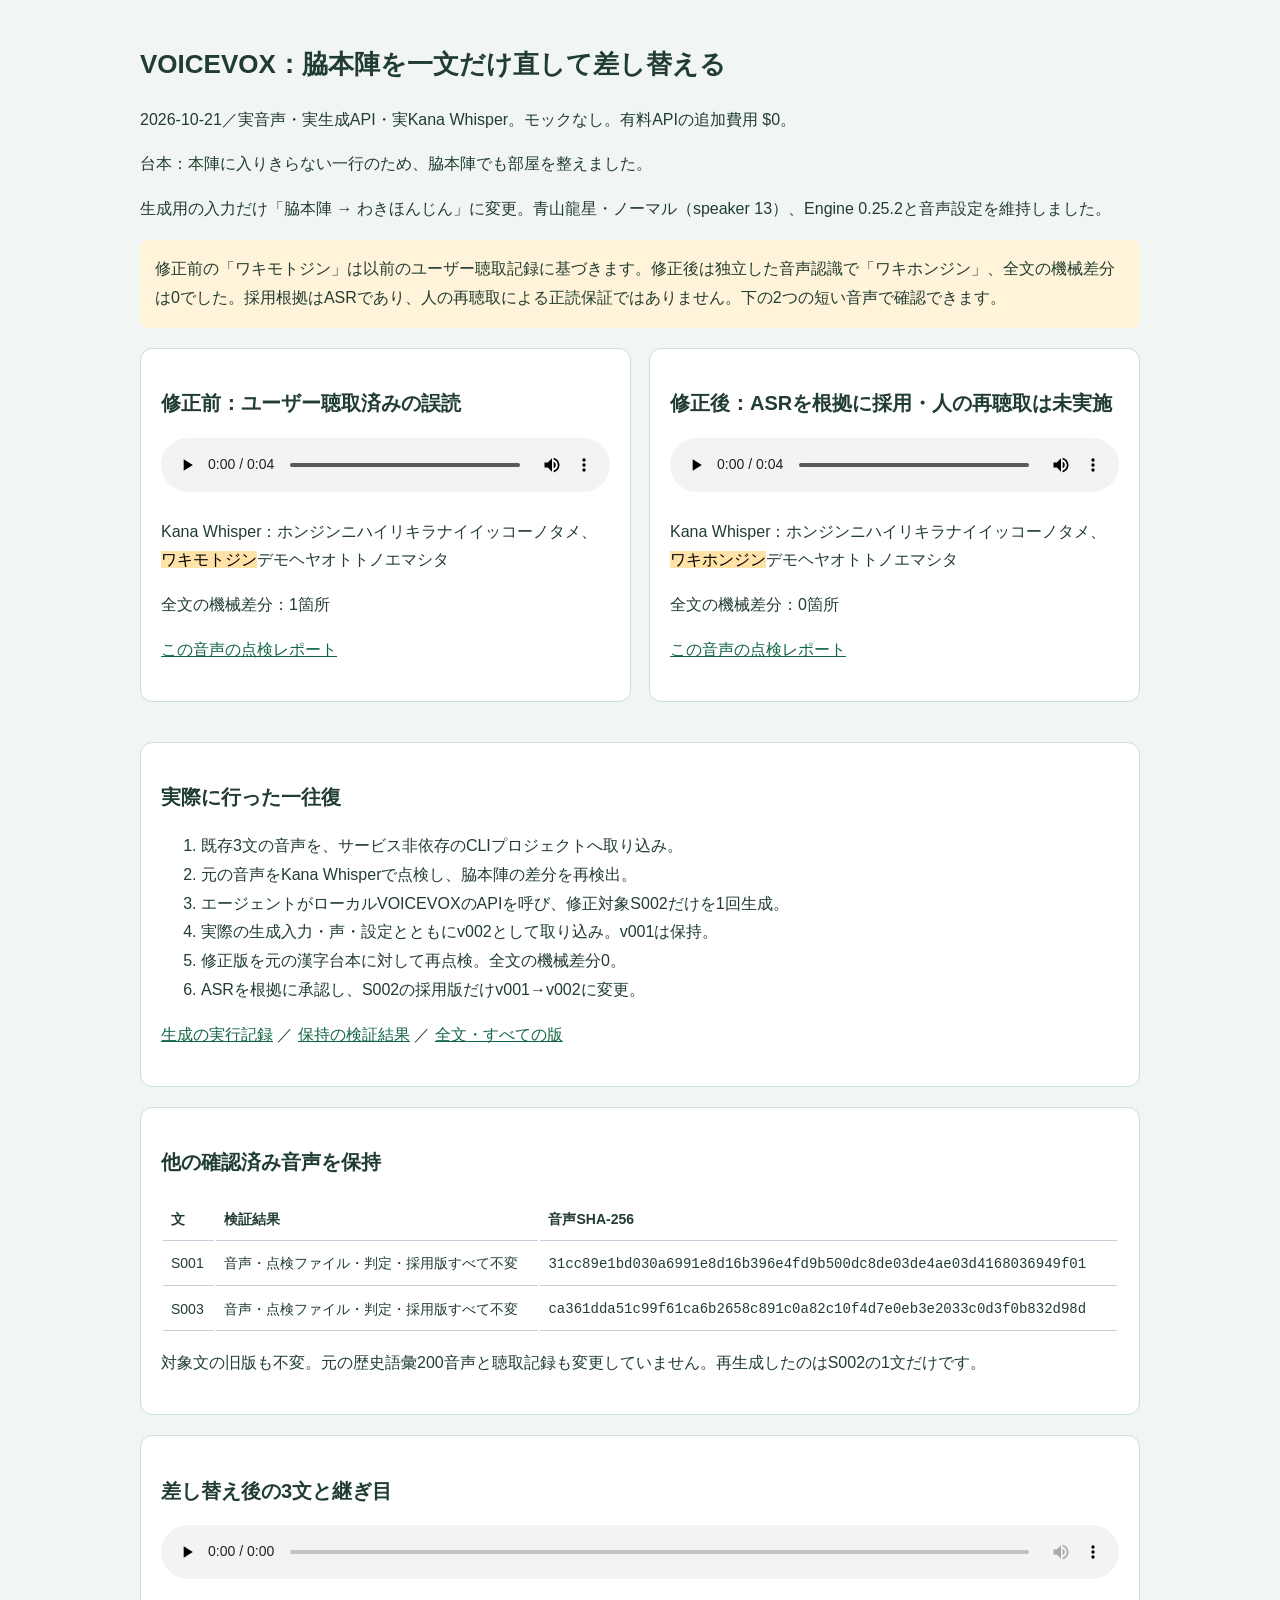
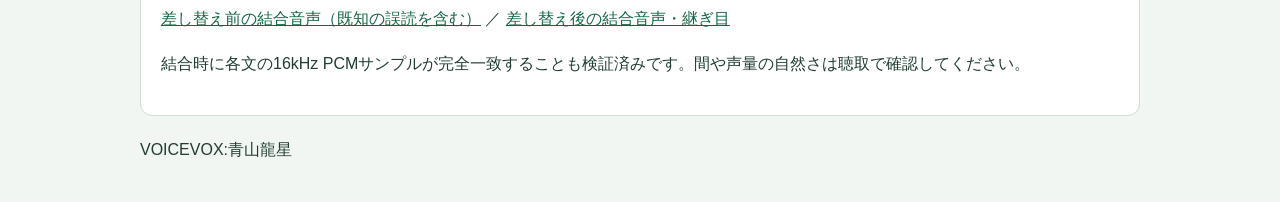
<file: examples/voicevox-sentence-repair/index.html>
<!doctype html><html lang="ja"><meta charset="utf-8"><meta name="viewport" content="width=device-width, initial-scale=1"><title>VOICEVOX：脇本陣の一文修正</title><style>body{font-family:-apple-system,sans-serif;background:#f2f6f3;color:#213d31;line-height:1.8;margin:0}main{max-width:1000px;margin:auto;padding:24px}section{background:white;border:1px solid #ceddd5;border-radius:12px;padding:20px;margin:20px 0}audio{width:100%}mark{background:#ffe2a8}code{overflow-wrap:anywhere}td,th{border-bottom:1px solid #ccd;padding:8px;text-align:left}table{width:100%;font-size:14px}.note{background:#fff3d9;padding:15px;border-radius:8px}.grid{display:grid;grid-template-columns:repeat(auto-fit,minmax(280px,1fr));gap:18px}h1{font-size:26px}h2{font-size:20px}a{color:#146744}</style><main><h1>VOICEVOX：脇本陣を一文だけ直して差し替える</h1><p>2026-10-21／実音声・実生成API・実Kana Whisper。モックなし。有料APIの追加費用 $0。</p><p>台本：本陣に入りきらない一行のため、脇本陣でも部屋を整えました。</p><p>生成用の入力だけ「脇本陣 → わきほんじん」に変更。青山龍星・ノーマル（speaker 13）、Engine 0.25.2と音声設定を維持しました。</p><div class="note">修正前の「ワキモトジン」は以前のユーザー聴取記録に基づきます。修正後は独立した音声認識で「ワキホンジン」、全文の機械差分は0でした。採用根拠はASRであり、人の再聴取による正読保証ではありません。下の2つの短い音声で確認できます。</div><div class="grid"><section><h2>修正前：ユーザー聴取済みの誤読</h2><audio controls preload="metadata" src="project/sentences/S002/v001/audio.wav"></audio><p>Kana Whisper：ホンジンニハイリキラナイイッコーノタメ、<mark>ワキモトジン</mark>デモヘヤオトトノエマシタ</p><p>全文の機械差分：1箇所</p><p><a href="project/sentences/S002/v001/audit/report.html">この音声の点検レポート</a></p></section><section><h2>修正後：ASRを根拠に採用・人の再聴取は未実施</h2><audio controls preload="metadata" src="project/sentences/S002/v002/audio.wav"></audio><p>Kana Whisper：ホンジンニハイリキラナイイッコーノタメ、<mark>ワキホンジン</mark>デモヘヤオトトノエマシタ</p><p>全文の機械差分：0箇所</p><p><a href="project/sentences/S002/v002/audit/report.html">この音声の点検レポート</a></p></section></div><section><h2>実際に行った一往復</h2><ol><li>既存3文の音声を、サービス非依存のCLIプロジェクトへ取り込み。</li><li>元の音声をKana Whisperで点検し、脇本陣の差分を再検出。</li><li>エージェントがローカルVOICEVOXのAPIを呼び、修正対象S002だけを1回生成。</li><li>実際の生成入力・声・設定とともにv002として取り込み。v001は保持。</li><li>修正版を元の漢字台本に対して再点検。全文の機械差分0。</li><li>ASRを根拠に承認し、S002の採用版だけv001→v002に変更。</li></ol><p><a href="generation.json">生成の実行記録</a> ／ <a href="verification.json">保持の検証結果</a> ／ <a href="project/index.html">全文・すべての版</a></p></section><section><h2>他の確認済み音声を保持</h2><table><thead><tr><th>文</th><th>検証結果</th><th>音声SHA-256</th></tr></thead><tbody><tr><td>S001</td><td>音声・点検ファイル・判定・採用版すべて不変</td><td><code>31cc89e1bd030a6991e8d16b396e4fd9b500dc8de03de4ae03d4168036949f01</code></td></tr><tr><td>S003</td><td>音声・点検ファイル・判定・採用版すべて不変</td><td><code>ca361dda51c99f61ca6b2658c891c0a82c10f4d7e0eb3e2033c0d3f0b832d98d</code></td></tr></tbody></table><p>対象文の旧版も不変。元の歴史語彙200音声と聴取記録も変更していません。再生成したのはS002の1文だけです。</p></section><section><h2>差し替え後の3文と継ぎ目</h2><audio controls preload="none" src="after-mix/narration.wav"></audio><p><a href="before-mix/index.html">差し替え前の結合音声（既知の誤読を含む）</a> ／ <a href="after-mix/index.html">差し替え後の結合音声・継ぎ目</a></p><p>結合時に各文の16kHz PCMサンプルが完全一致することも検証済みです。間や声量の自然さは聴取で確認してください。</p></section><p>VOICEVOX:青山龍星</p></main><script>const players=[...document.querySelectorAll('audio')];let current=players[0];players.forEach(p=>{p.addEventListener('play',()=>{current=p;players.forEach(q=>{if(q!==p)q.pause()})});p.addEventListener('pointerdown',()=>current=p)});document.addEventListener('keydown',e=>{if(e.code==='Space'&&!e.repeat&&!e.ctrlKey&&!e.metaKey&&!e.altKey&&!e.target.closest('input,textarea,select,[contenteditable=true]')){e.preventDefault();if(current){if(current.paused)current.play().catch(()=>{});else current.pause()}}});</script></html>
</file>
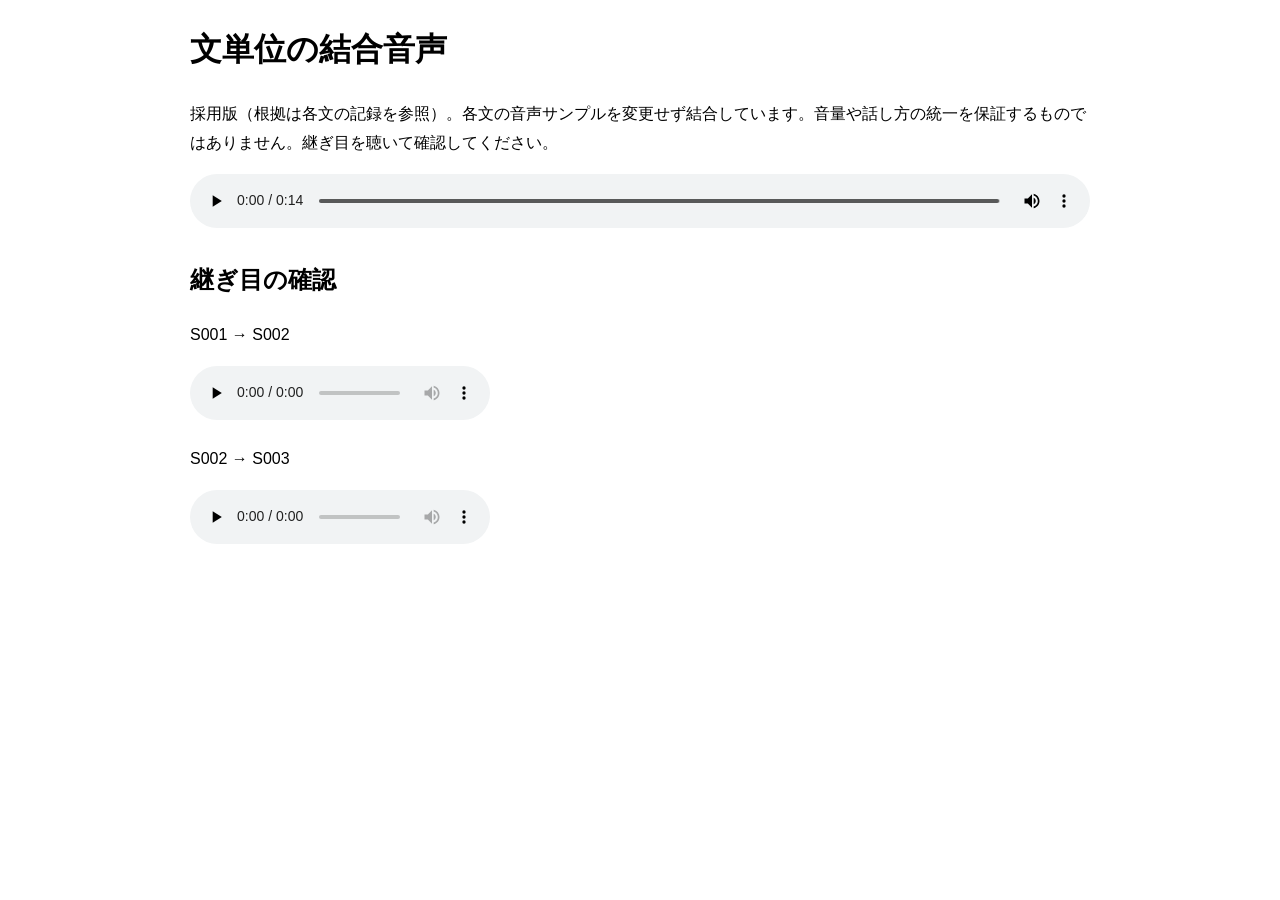
<file: examples/voicevox-sentence-repair/after-mix/index.html>
<!doctype html><html lang="ja"><meta charset="utf-8"><meta name="viewport" content="width=device-width,initial-scale=1"><title>文単位の結合音声</title><main style="max-width:900px;margin:auto;font-family:sans-serif;line-height:1.8"><h1>文単位の結合音声</h1><p>採用版（根拠は各文の記録を参照）。各文の音声サンプルを変更せず結合しています。音量や話し方の統一を保証するものではありません。継ぎ目を聴いて確認してください。</p><audio controls src="narration.wav" style="width:100%"></audio><h2>継ぎ目の確認</h2><p>S001 → S002</p><audio controls preload="none" src="join-S001-S002.wav"></audio><p>S002 → S003</p><audio controls preload="none" src="join-S002-S003.wav"></audio></main><script>const aa=[...document.querySelectorAll('audio')];let current=aa[0];aa.forEach(a=>{a.onplay=()=>{current=a;aa.forEach(b=>{if(a!==b)b.pause()})};a.onpointerdown=()=>current=a});document.addEventListener('keydown',e=>{if(e.code!=='Space'||e.repeat||e.ctrlKey||e.metaKey||e.altKey||e.target.closest('input,textarea,select,[contenteditable=true]'))return;e.preventDefault();if(current){if(current.paused)current.play().catch(()=>{});else current.pause()}});</script></html>
</file>
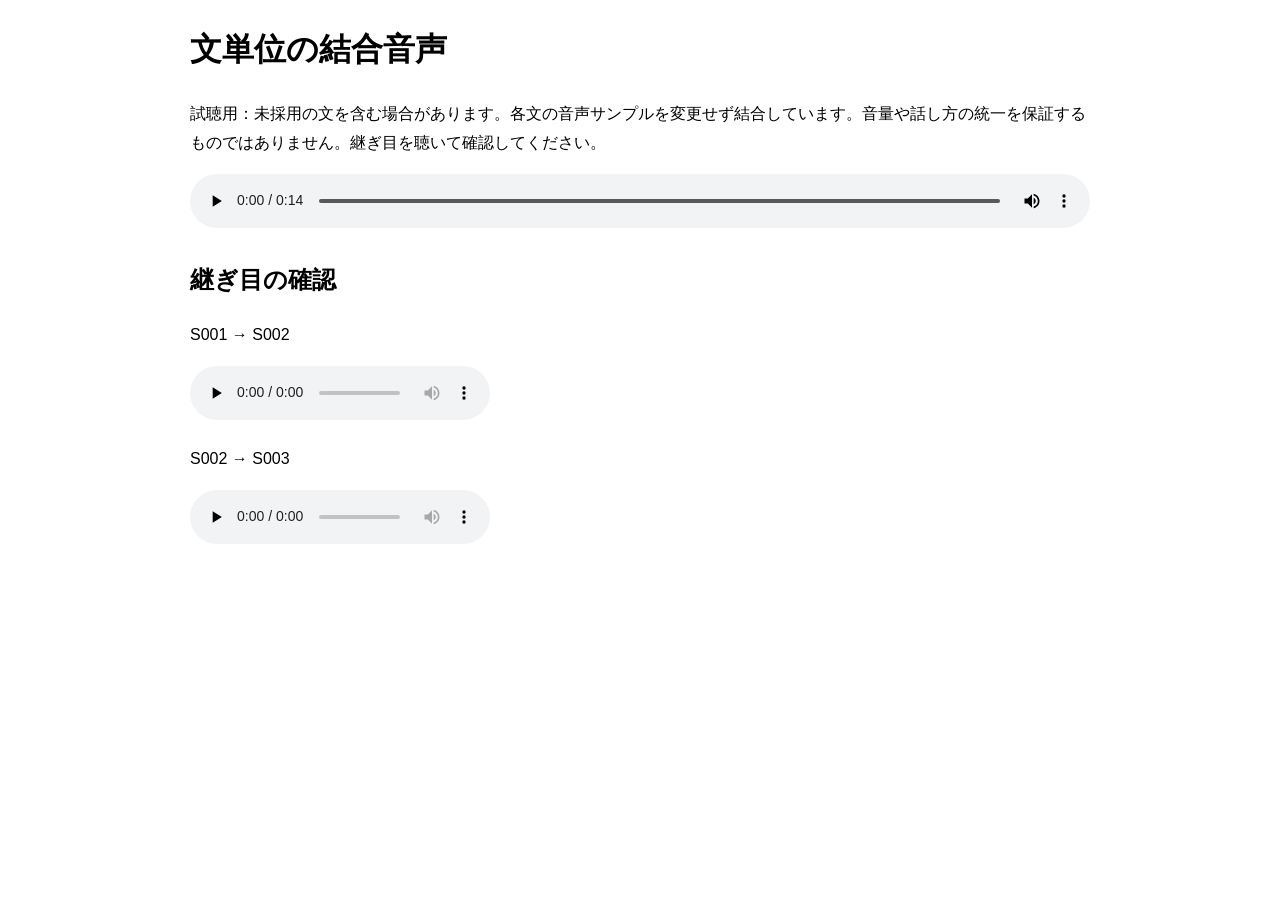
<file: examples/voicevox-sentence-repair/before-mix/index.html>
<!doctype html><html lang="ja"><meta charset="utf-8"><meta name="viewport" content="width=device-width,initial-scale=1"><title>文単位の結合音声</title><main style="max-width:900px;margin:auto;font-family:sans-serif;line-height:1.8"><h1>文単位の結合音声</h1><p>試聴用：未採用の文を含む場合があります。各文の音声サンプルを変更せず結合しています。音量や話し方の統一を保証するものではありません。継ぎ目を聴いて確認してください。</p><audio controls src="narration.wav" style="width:100%"></audio><h2>継ぎ目の確認</h2><p>S001 → S002</p><audio controls preload="none" src="join-S001-S002.wav"></audio><p>S002 → S003</p><audio controls preload="none" src="join-S002-S003.wav"></audio></main><script>const aa=[...document.querySelectorAll('audio')];let current=aa[0];aa.forEach(a=>{a.onplay=()=>{current=a;aa.forEach(b=>{if(a!==b)b.pause()})};a.onpointerdown=()=>current=a});document.addEventListener('keydown',e=>{if(e.code!=='Space'||e.repeat||e.ctrlKey||e.metaKey||e.altKey||e.target.closest('input,textarea,select,[contenteditable=true]'))return;e.preventDefault();if(current){if(current.paused)current.play().catch(()=>{});else current.pause()}});</script></html>
</file>
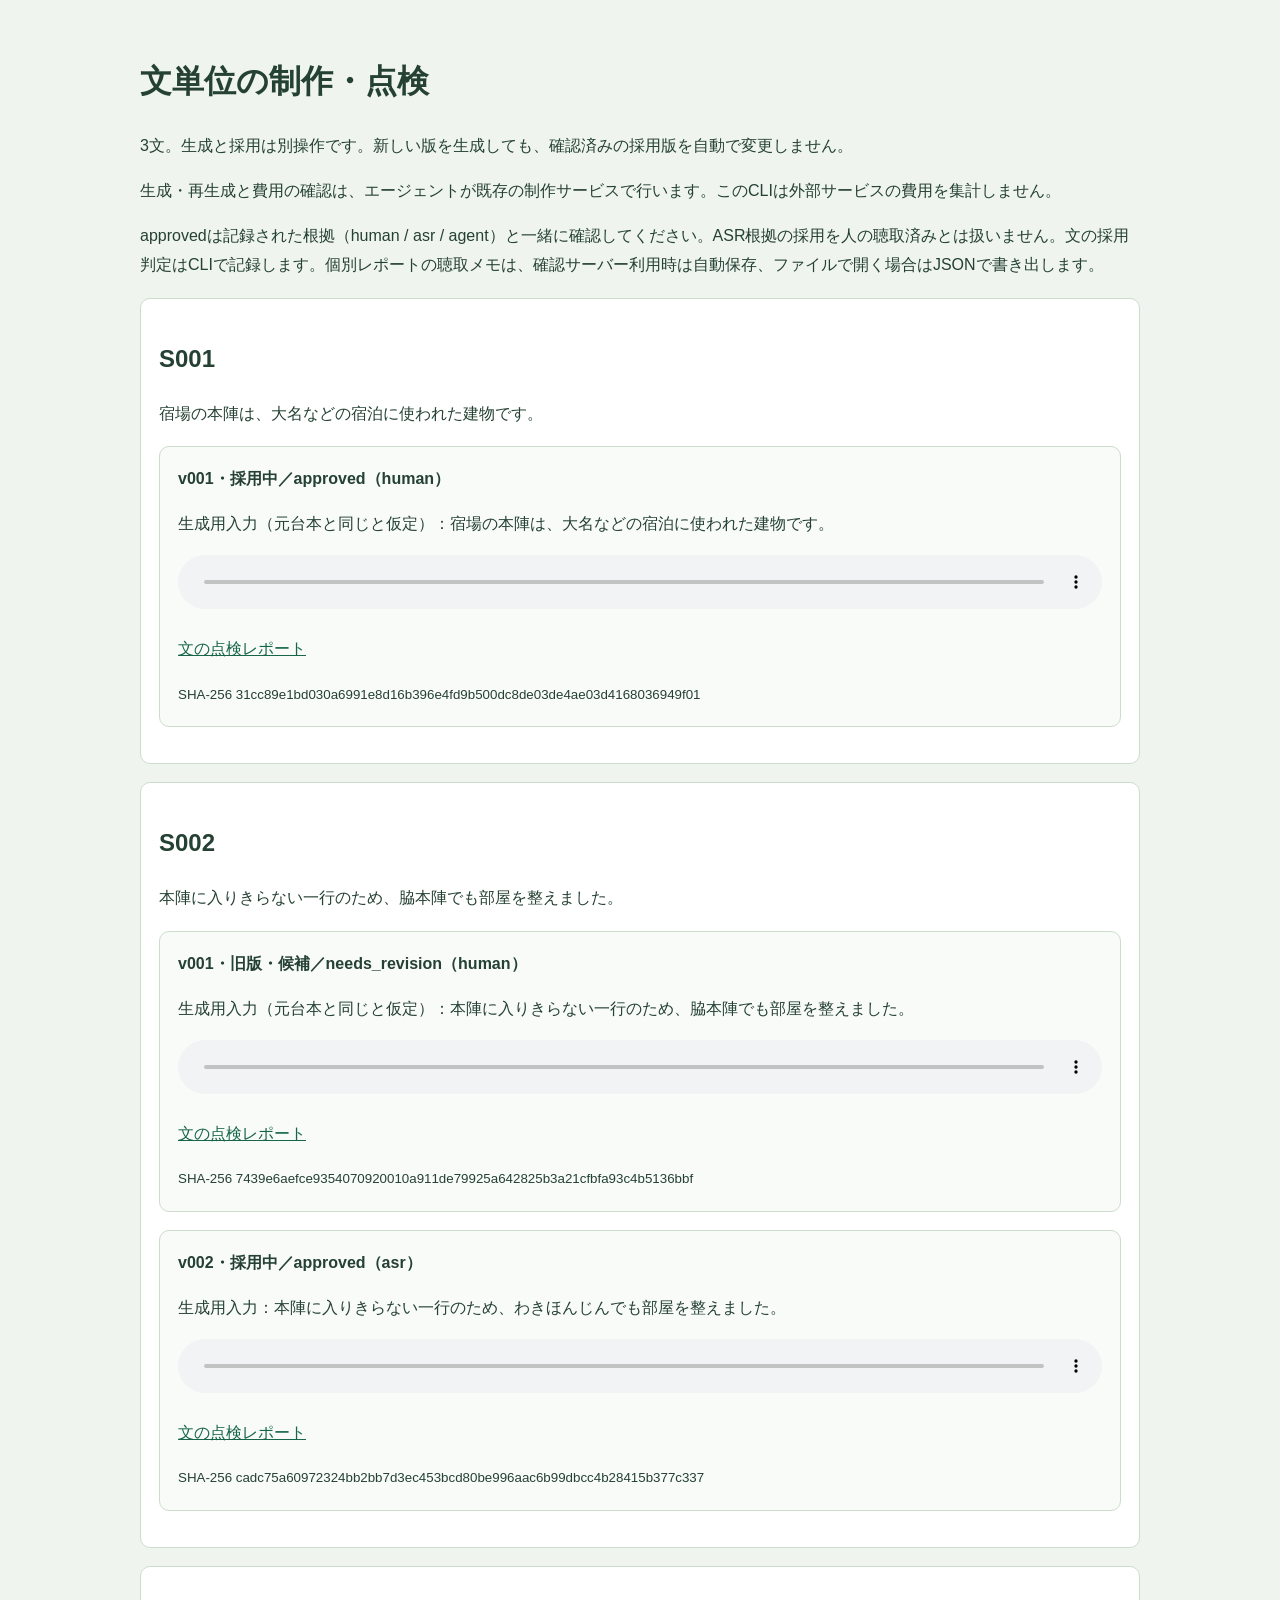
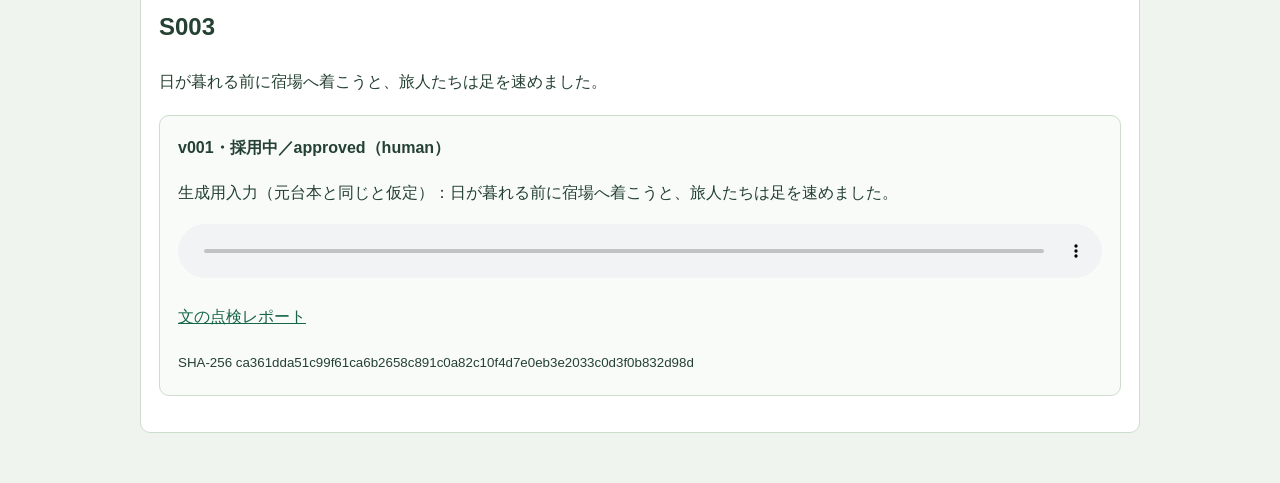
<file: examples/voicevox-sentence-repair/project/index.html>
<!doctype html><html lang="ja"><meta charset="utf-8"><meta name="viewport" content="width=device-width,initial-scale=1"><title>文単位の制作・点検</title><style>body{font-family:-apple-system,sans-serif;background:#eff4ef;color:#254133;line-height:1.8}main{max-width:1000px;margin:auto;padding:24px}section,.version{background:white;border:1px solid #ccddcc;border-radius:10px;padding:18px;margin:18px 0}.version{background:#f8fbf8}audio{width:100%}small{overflow-wrap:anywhere}a{color:#176647}</style><main><h1>文単位の制作・点検</h1><p>3文。生成と採用は別操作です。新しい版を生成しても、確認済みの採用版を自動で変更しません。</p><p>生成・再生成と費用の確認は、エージェントが既存の制作サービスで行います。このCLIは外部サービスの費用を集計しません。</p><p>approvedは記録された根拠（human / asr / agent）と一緒に確認してください。ASR根拠の採用を人の聴取済みとは扱いません。文の採用判定はCLIで記録します。個別レポートの聴取メモは、確認サーバー利用時は自動保存、ファイルで開く場合はJSONで書き出します。</p><section><h2>S001</h2><p>宿場の本陣は、大名などの宿泊に使われた建物です。</p><div class="version"><b>v001・採用中／approved（human）</b><p>生成用入力（元台本と同じと仮定）：宿場の本陣は、大名などの宿泊に使われた建物です。</p><audio controls preload="none" src="sentences/S001/v001/audio.wav"></audio><p><a href="sentences/S001/v001/audit/report.html">文の点検レポート</a></p><small>SHA-256 31cc89e1bd030a6991e8d16b396e4fd9b500dc8de03de4ae03d4168036949f01</small></div></section><section><h2>S002</h2><p>本陣に入りきらない一行のため、脇本陣でも部屋を整えました。</p><div class="version"><b>v001・旧版・候補／needs_revision（human）</b><p>生成用入力（元台本と同じと仮定）：本陣に入りきらない一行のため、脇本陣でも部屋を整えました。</p><audio controls preload="none" src="sentences/S002/v001/audio.wav"></audio><p><a href="sentences/S002/v001/audit/report.html">文の点検レポート</a></p><small>SHA-256 7439e6aefce9354070920010a911de79925a642825b3a21cfbfa93c4b5136bbf</small></div><div class="version"><b>v002・採用中／approved（asr）</b><p>生成用入力：本陣に入りきらない一行のため、わきほんじんでも部屋を整えました。</p><audio controls preload="none" src="sentences/S002/v002/audio.wav"></audio><p><a href="sentences/S002/v002/audit/report.html">文の点検レポート</a></p><small>SHA-256 cadc75a60972324bb2bb7d3ec453bcd80be996aac6b99dbcc4b28415b377c337</small></div></section><section><h2>S003</h2><p>日が暮れる前に宿場へ着こうと、旅人たちは足を速めました。</p><div class="version"><b>v001・採用中／approved（human）</b><p>生成用入力（元台本と同じと仮定）：日が暮れる前に宿場へ着こうと、旅人たちは足を速めました。</p><audio controls preload="none" src="sentences/S003/v001/audio.wav"></audio><p><a href="sentences/S003/v001/audit/report.html">文の点検レポート</a></p><small>SHA-256 ca361dda51c99f61ca6b2658c891c0a82c10f4d7e0eb3e2033c0d3f0b832d98d</small></div></section></main><script>const aa=[...document.querySelectorAll('audio')];let current=aa[0];aa.forEach(a=>{a.onplay=()=>{current=a;aa.forEach(b=>{if(a!==b)b.pause()})};a.onpointerdown=()=>current=a});document.addEventListener('keydown',e=>{if(e.code!=='Space'||e.repeat||e.ctrlKey||e.metaKey||e.altKey||e.target.closest('input,textarea,select,[contenteditable=true]'))return;e.preventDefault();if(current){if(current.paused)current.play().catch(()=>{});else current.pause()}});</script></html>
</file>
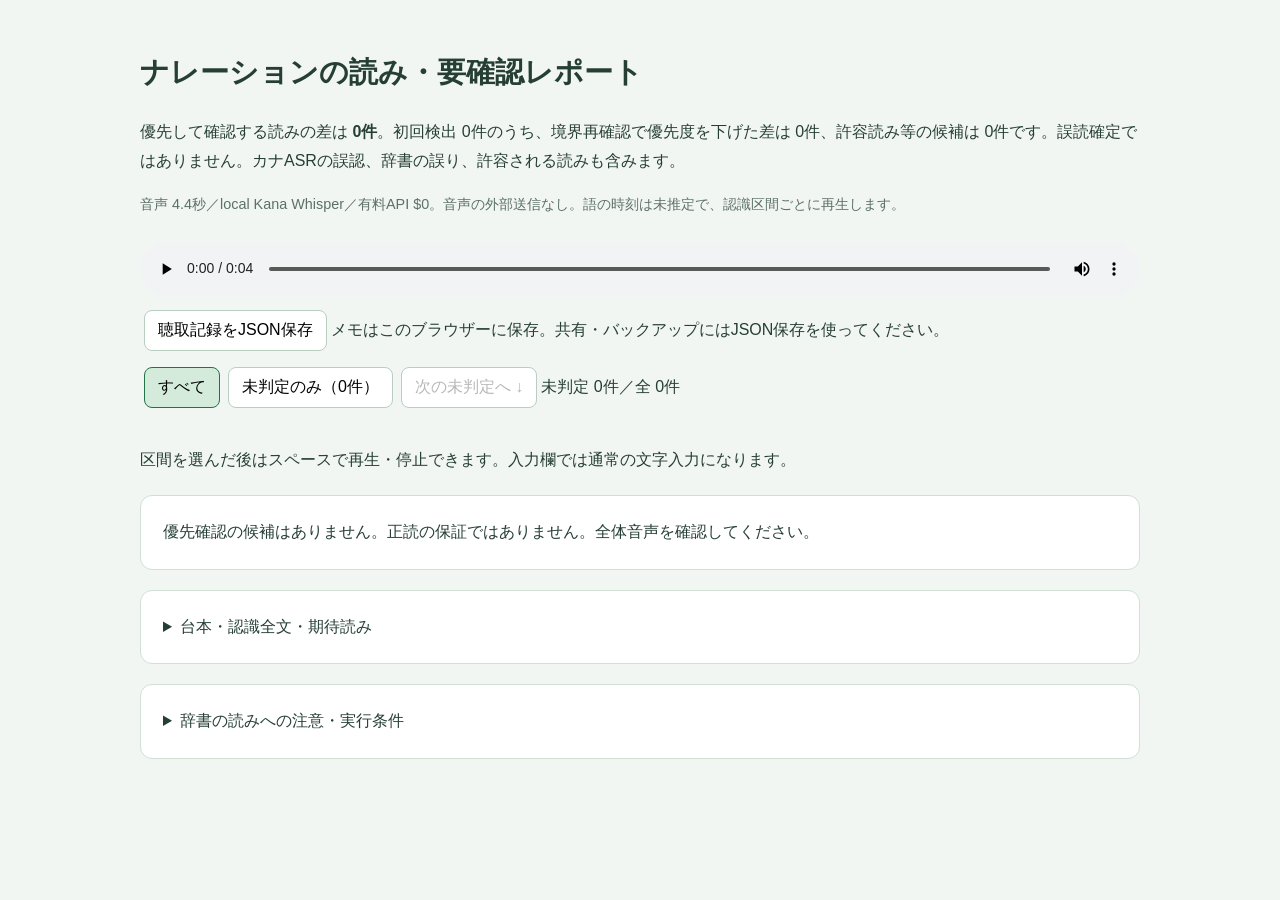
<file: examples/voicevox-sentence-repair/project/sentences/S001/v001/audit/report.html>
<!doctype html><html lang="ja"><meta charset="utf-8"><meta name="viewport" content="width=device-width,initial-scale=1"><title>ナレーションの読み・要確認レポート</title><style>
    body{font-family:-apple-system,BlinkMacSystemFont,sans-serif;background:#f2f6f3;color:#263f35;line-height:1.8;margin:0}main{max-width:1000px;margin:auto;padding:28px}h1{font-size:1.8rem}h2{font-size:1.2rem}article,.box{background:white;border:1px solid #d0e0d5;border-radius:12px;padding:22px;margin:20px 0}article{scroll-margin-top:var(--review-toolbar-height,240px)}article.active{border:2px solid #317856}article[hidden]{display:none}button[data-v="unreviewed"][aria-pressed=true]{background:#fff0f0;color:#a11e25;border:2px solid #c83c43;font-weight:700}.review-badge{font-size:.85rem;color:#52675c}article[data-verdict="unreviewed"] .review-badge{color:#b4232c;font-weight:700}.review-filters{padding:8px 0}.pair{display:grid;grid-template-columns:1fr 1fr;gap:24px}mark{background:#ffe0a0}button{font-size:1rem;padding:9px 13px;margin:4px;border:1px solid #b9cec0;background:#fff;border-radius:8px;cursor:pointer}button[aria-pressed=true]{background:#d4eadb;border-color:#217345}input,textarea{font:inherit;padding:8px;border:1px solid #b9cec0;border-radius:6px}input{max-width:95%}textarea{display:block;width:96%;margin-top:12px}audio{width:100%}.hint{font-size:.9rem;color:#5c7167}.warn{background:#fff1d7;padding:12px}a{color:#176548}pre{white-space:pre-wrap;overflow-wrap:anywhere}.sticky{position:sticky;top:0;background:#f2f6f3;padding:10px 0;z-index:2}@media(max-width:700px){main{padding:15px}.pair{grid-template-columns:1fr}}
    </style><main><h1>ナレーションの読み・要確認レポート</h1>
    <p>優先して確認する読みの差は <strong>0件</strong>。初回検出 0件のうち、境界再確認で優先度を下げた差は 0件、許容読み等の候補は 0件です。誤読確定ではありません。カナASRの誤認、辞書の誤り、許容される読みも含みます。</p>
    <p class="hint">音声 4.4秒／local Kana Whisper／有料API $0。音声の外部送信なし。語の時刻は未推定で、認識区間ごとに再生します。</p>
    <div class="sticky"><audio id="audio" controls preload="metadata" src="audio.wav"></audio><button id="export">聴取記録をJSON保存</button><button id="complete" hidden>確認終了</button><span id="save">メモはこのブラウザーに保存。共有・バックアップにはJSON保存を使ってください。</span><div class="review-filters" role="group" aria-label="聴取判定で絞り込み"><button id="show-all" aria-pressed="true">すべて</button><button id="show-pending" aria-pressed="false">未判定のみ</button><button id="next-pending">次の未判定へ ↓</button><span id="review-count" role="status" aria-live="polite"></span></div></div><p id="filter-notice" class="hint" hidden>未判定のみ表示中です。入力を続けられるよう、判定したカードは「未判定のみ」をもう一度押すまで表示します。</p>
    <p>区間を選んだ後はスペースで再生・停止できます。入力欄では通常の文字入力になります。</p>
    <div class="box">優先確認の候補はありません。正読の保証ではありません。全体音声を確認してください。</div>
    
    <details class="box"><summary>台本・認識全文・期待読み</summary><h3>台本</h3><pre>宿場の本陣は、大名などの宿泊に使われた建物です。</pre><h3>期待読み</h3><pre>しゅくばノほんじんワ、ダイミョウナドノシュクハクニツカワレタタテモノデス。</pre><h3>カナASR</h3><pre>シュクバノホンジンワ、ダイミョーナドノシュクハクニツカワレタタテモノデス</pre></details>
    <details class="box"><summary>辞書の読みへの注意・実行条件</summary><ul><li>文字の未対応警告なし。ただし、辞書読みの正しさを検証済みという意味ではありません。</li></ul><p>長音等を正規化して照合しています。文脈、数字、固有名詞の読みは誤る可能性があります。</p><pre>{
  &quot;mode&quot;: &quot;local Kana Whisper&quot;,
  &quot;model&quot;: &quot;sbintuitions/kana-whisper&quot;,
  &quot;model_revision&quot;: &quot;88ecb3d79c5846cb4fcf76f4107b84c8fa2acd82&quot;,
  &quot;device&quot;: &quot;mps&quot;,
  &quot;dtype&quot;: &quot;torch.float32&quot;,
  &quot;torch&quot;: &quot;2.9.0&quot;,
  &quot;chunk_seconds&quot;: 18,
  &quot;chunk_strategy&quot;: &quot;nearby_low_energy_v1&quot;,
  &quot;script_supplied_to_asr&quot;: false,
  &quot;external_audio_upload&quot;: false,
  &quot;paid_api_cost_usd&quot;: 0
}</pre><a href="report.json">機械可読のレポート</a>／<a href="transcript.json">ASR区間</a></details>
    </main><script>
    const serverConfig=null, key="tts-audit-347c7c3c-6f5a-4b32-93ef-c56319c9fe7d", runId="347c7c3c-6f5a-4b32-93ef-c56319c9fe7d";
    const audio=document.querySelector('#audio'), cards=[...document.querySelectorAll('article')];
    let notes={}, active=null, bounded=false;
    if(!serverConfig)try{const local=JSON.parse(localStorage.getItem(key)||'{}');for(const id of Object.keys(local)){if(cards.some(c=>c.dataset.id===id)&&(!notes[id]||Date.parse(local[id].updated_at)>Date.parse(notes[id].updated_at)))notes[id]=local[id];}}catch(e){document.querySelector('#save').textContent='ブラウザー保存を使えません。JSONで保存してください。'}
    let pendingOnly=false;
    const pendingCards=()=>cards.filter(c=>!notes[c.dataset.id]||notes[c.dataset.id].verdict==='unreviewed');
    function reviewCount(){
      const pending=pendingCards().length;
      document.querySelector('#review-count').textContent='未判定 '+pending+'件／全 '+cards.length+'件';
      document.querySelector('#show-pending').textContent='未判定のみ（'+pending+'件）';
      document.querySelector('#next-pending').disabled=pending===0;
    }
    function filterCards(){
      const pending=new Set(pendingCards());
      cards.forEach(c=>c.hidden=pendingOnly&&!pending.has(c));
      document.querySelector('#show-all').setAttribute('aria-pressed',String(!pendingOnly));
      document.querySelector('#show-pending').setAttribute('aria-pressed',String(pendingOnly));
      document.querySelector('#filter-notice').hidden=!pendingOnly;
      if(pendingOnly)cards.filter(c=>!c.hidden).forEach(c=>{let d=c.closest('details');if(d)d.open=true;});
      reviewCount();
    }
    document.querySelector('#show-all').onclick=()=>{pendingOnly=false;filterCards();};
    document.querySelector('#show-pending').onclick=()=>{pendingOnly=true;filterCards();};
    document.querySelector('#next-pending').onclick=()=>{
      const pending=pendingCards();if(!pending.length)return;
      const next=pending.find(c=>cards.indexOf(c)>cards.indexOf(active))||pending[0];
      pendingOnly=true;filterCards();activate(next);let d=next.closest('details');if(d)d.open=true;
      next.scrollIntoView({behavior:'smooth',block:'start'});
    };
    let revision=serverConfig?.revision, serverStatus=serverConfig?.status, saveTimer=null, changes=0, persisted=0, queue=Promise.resolve(), saveError=false;
    const saveLabel=document.querySelector('#save'), completeButton=document.querySelector('#complete');
    function label(){
      if(!serverConfig)return;
      const pending=cards.filter(c=>!notes[c.dataset.id]||notes[c.dataset.id].verdict==='unreviewed').length;
      const uncertain=Object.values(notes).filter(n=>n.verdict==='uncertain').length;
      saveLabel.textContent=saveError?'サーバーに保存できません。入力は保持中です。競合時はJSONを保存して再読込してください。':(changes>persisted?'端末へ保存中…':serverStatus==='completed'?'確認終了・端末へ保存済み':'下書き・端末へ保存済み');
      completeButton.textContent='確認終了（未判定 '+pending+'件／保留 '+uncertain+'件）';
    }
    function persist(complete=false){
      queue=queue.catch(()=>{}).then(async()=>{
        const serial=changes, snapshot=JSON.parse(JSON.stringify(notes));
        const response=await fetch(complete?'api/complete':'api/reviews',{method:'POST',headers:{'Content-Type':'application/json'},body:JSON.stringify({schema_version:1,run_id:runId,revision,notes:snapshot})});
        const state=await response.json();if(!response.ok)throw new Error(state.error||'Save failed');
        revision=state.revision;serverStatus=state.status;persisted=serial;saveError=false;label();
      }).catch(error=>{saveError=true;label();throw error;});
      return queue;
    }
    function save(){
      try{localStorage.setItem(key,JSON.stringify(notes))}catch(e){if(!serverConfig)saveLabel.textContent='保存失敗。JSONで保存してください。';}
      if(serverConfig){changes++;serverStatus='draft';label();clearTimeout(saveTimer);saveTimer=setTimeout(()=>persist().catch(()=>{}),350);}
    }
    if(serverConfig){
      completeButton.hidden=false;label();
      completeButton.onclick=async()=>{clearTimeout(saveTimer);completeButton.disabled=true;try{await persist(true)}catch(e){}finally{completeButton.disabled=false}};
      window.addEventListener('beforeunload',e=>{if(changes>persisted){e.preventDefault();e.returnValue='';}});
    }
    function activate(c){active=c;cards.forEach(x=>x.classList.toggle('active',x===c));}
    for(const c of cards){const id=c.dataset.id, heard=c.querySelector('.heard'), note=c.querySelector('.note');let n=notes[id]||{verdict:'unreviewed',heard:'',note:''};
      heard.value=n.heard||'';note.value=n.note||'';
      const refresh=()=>{c.dataset.verdict=n.verdict;c.querySelector('.review-badge').textContent=({unreviewed:'● 未判定',correct:'✅ 想定どおり',error:'❌ 読みの違い',uncertain:'🤔 保留',dictionary:'📖 期待読みを修正'})[n.verdict]||'';c.querySelectorAll('[data-v]').forEach(b=>b.setAttribute('aria-pressed',String(b.dataset.v===n.verdict)));reviewCount();};
      const update=()=>{n={...n,heard:heard.value,note:note.value,updated_at:new Date(Math.max(Date.now(),(Date.parse(n.updated_at)||0)+1)).toISOString()};notes[id]=n;save();refresh();};
      c.querySelectorAll('[data-v]').forEach(b=>b.onclick=()=>{n.verdict=b.dataset.v;update();});
      heard.oninput=update;note.oninput=update;c.onpointerdown=()=>activate(c);c.onfocusin=()=>activate(c);
      c.querySelector('.play').onclick=()=>{activate(c);audio.currentTime=Number(c.dataset.start);bounded=true;audio.play().catch(()=>{});};refresh();
    }
    filterCards();
    const toolbar=document.querySelector('.sticky');
    const sizeToolbar=()=>document.documentElement.style.setProperty('--review-toolbar-height',(toolbar.getBoundingClientRect().height+16)+'px');
    sizeToolbar();new ResizeObserver(sizeToolbar).observe(toolbar);
    function openLinkedCandidate(){
      let id;try{id=decodeURIComponent(location.hash.slice(1))}catch(e){return}
      const candidate=cards.find(c=>c.dataset.id===id);if(!candidate)return;
      candidate.hidden=false;let parent=candidate.closest('details');if(parent)parent.open=true;
      activate(candidate);requestAnimationFrame(()=>candidate.scrollIntoView({block:'start'}));
    }
    openLinkedCandidate();window.addEventListener('load',openLinkedCandidate);window.addEventListener('hashchange',openLinkedCandidate);
    audio.addEventListener('timeupdate',()=>{if(bounded&&active&&audio.currentTime>=Number(active.dataset.end)){audio.pause();bounded=false;}});
    audio.addEventListener('pointerdown',()=>{bounded=false});
    document.addEventListener('keydown',e=>{if(e.code!=='Space'||e.repeat||e.ctrlKey||e.metaKey||e.altKey||e.target.closest('input,textarea,select,[contenteditable=true]'))return;
      e.preventDefault();if(audio.paused){if(active&&(audio.currentTime<Number(active.dataset.start)||audio.currentTime>=Number(active.dataset.end)))audio.currentTime=Number(active.dataset.start);bounded=!!active;audio.play().catch(()=>{});}else audio.pause();});
    document.querySelector('#export').onclick=()=>{const blob=new Blob([JSON.stringify({schema_version:1,run_id:runId,exported_at:new Date().toISOString(),notes},null,2)],{type:'application/json'});const a=document.createElement('a');a.href=URL.createObjectURL(blob);a.download='tts-audit-listening-notes.json';a.click();setTimeout(()=>URL.revokeObjectURL(a.href),1000);};
    </script></html>
</file>
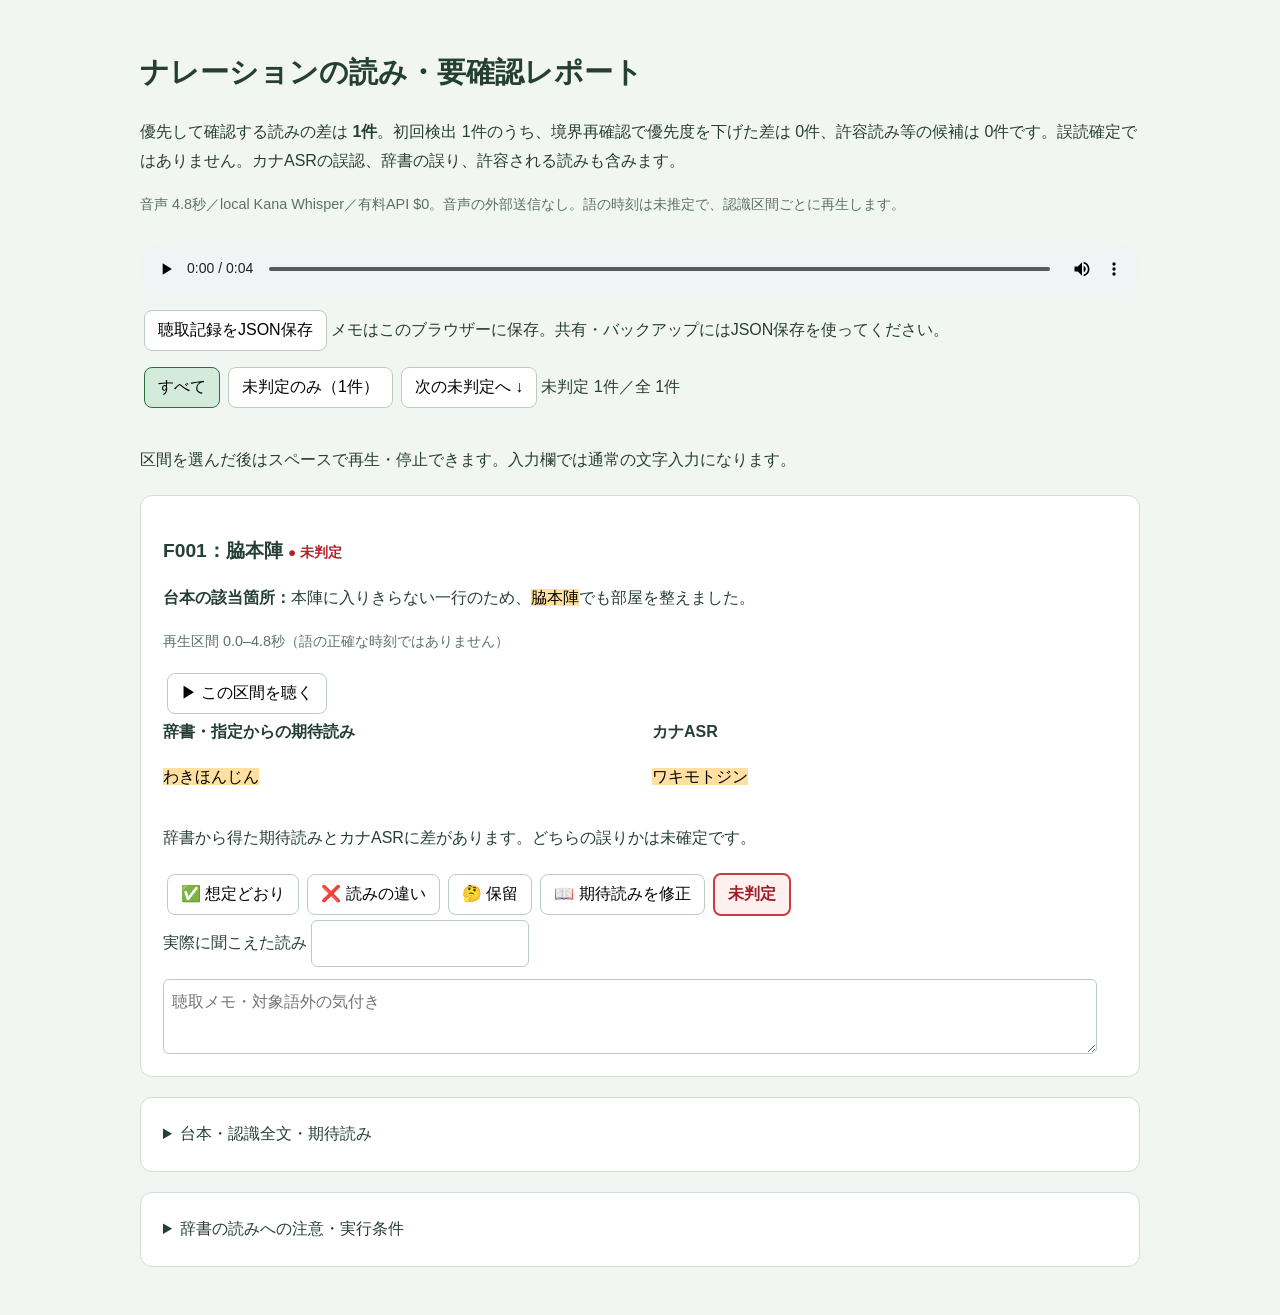
<file: examples/voicevox-sentence-repair/project/sentences/S002/v001/audit/report.html>
<!doctype html><html lang="ja"><meta charset="utf-8"><meta name="viewport" content="width=device-width,initial-scale=1"><title>ナレーションの読み・要確認レポート</title><style>
    body{font-family:-apple-system,BlinkMacSystemFont,sans-serif;background:#f2f6f3;color:#263f35;line-height:1.8;margin:0}main{max-width:1000px;margin:auto;padding:28px}h1{font-size:1.8rem}h2{font-size:1.2rem}article,.box{background:white;border:1px solid #d0e0d5;border-radius:12px;padding:22px;margin:20px 0}article{scroll-margin-top:var(--review-toolbar-height,240px)}article.active{border:2px solid #317856}article[hidden]{display:none}button[data-v="unreviewed"][aria-pressed=true]{background:#fff0f0;color:#a11e25;border:2px solid #c83c43;font-weight:700}.review-badge{font-size:.85rem;color:#52675c}article[data-verdict="unreviewed"] .review-badge{color:#b4232c;font-weight:700}.review-filters{padding:8px 0}.pair{display:grid;grid-template-columns:1fr 1fr;gap:24px}mark{background:#ffe0a0}button{font-size:1rem;padding:9px 13px;margin:4px;border:1px solid #b9cec0;background:#fff;border-radius:8px;cursor:pointer}button[aria-pressed=true]{background:#d4eadb;border-color:#217345}input,textarea{font:inherit;padding:8px;border:1px solid #b9cec0;border-radius:6px}input{max-width:95%}textarea{display:block;width:96%;margin-top:12px}audio{width:100%}.hint{font-size:.9rem;color:#5c7167}.warn{background:#fff1d7;padding:12px}a{color:#176548}pre{white-space:pre-wrap;overflow-wrap:anywhere}.sticky{position:sticky;top:0;background:#f2f6f3;padding:10px 0;z-index:2}@media(max-width:700px){main{padding:15px}.pair{grid-template-columns:1fr}}
    </style><main><h1>ナレーションの読み・要確認レポート</h1>
    <p>優先して確認する読みの差は <strong>1件</strong>。初回検出 1件のうち、境界再確認で優先度を下げた差は 0件、許容読み等の候補は 0件です。誤読確定ではありません。カナASRの誤認、辞書の誤り、許容される読みも含みます。</p>
    <p class="hint">音声 4.8秒／local Kana Whisper／有料API $0。音声の外部送信なし。語の時刻は未推定で、認識区間ごとに再生します。</p>
    <div class="sticky"><audio id="audio" controls preload="metadata" src="audio.wav"></audio><button id="export">聴取記録をJSON保存</button><button id="complete" hidden>確認終了</button><span id="save">メモはこのブラウザーに保存。共有・バックアップにはJSON保存を使ってください。</span><div class="review-filters" role="group" aria-label="聴取判定で絞り込み"><button id="show-all" aria-pressed="true">すべて</button><button id="show-pending" aria-pressed="false">未判定のみ</button><button id="next-pending">次の未判定へ ↓</button><span id="review-count" role="status" aria-live="polite"></span></div></div><p id="filter-notice" class="hint" hidden>未判定のみ表示中です。入力を続けられるよう、判定したカードは「未判定のみ」をもう一度押すまで表示します。</p>
    <p>区間を選んだ後はスペースで再生・停止できます。入力欄では通常の文字入力になります。</p>
    <article id="F001" data-id="F001" data-start="0.0" data-end="4.8"><h2>F001：脇本陣 <span class="review-badge"></span></h2>
        <p class="script-context"><b>台本の該当箇所：</b>本陣に入りきらない一行のため、<mark>脇本陣</mark>でも部屋を整えました。</p>
        
        <p class="hint">再生区間 0.0–4.8秒（語の正確な時刻ではありません）</p>
        <button class="play">▶ この区間を聴く</button><div class="pair"><div><b>辞書・指定からの期待読み</b><p><mark>わきほんじん</mark></p></div><div><b>カナASR</b><p><mark>ワキモトジン</mark></p></div></div>
        <p>辞書から得た期待読みとカナASRに差があります。どちらの誤りかは未確定です。</p><div class="verdicts"><button data-v="correct">✅ 想定どおり</button><button data-v="error">❌ 読みの違い</button><button data-v="uncertain">🤔 保留</button><button data-v="dictionary">📖 期待読みを修正</button><button data-v="unreviewed">未判定</button></div>
        <label>実際に聞こえた読み <input class="heard" aria-label="聞こえた読み"></label><textarea class="note" placeholder="聴取メモ・対象語外の気付き" aria-label="聴取メモ"></textarea></article>
    
    <details class="box"><summary>台本・認識全文・期待読み</summary><h3>台本</h3><pre>本陣に入りきらない一行のため、脇本陣でも部屋を整えました。</pre><h3>期待読み</h3><pre>ほんじんニハイリキラナイイッコウノタメ、わきほんじんデモヘヤオトトノエマシタ。</pre><h3>カナASR</h3><pre>ホンジンニハイリキラナイイッコーノタメ、ワキモトジンデモヘヤオトトノエマシタ</pre></details>
    <details class="box"><summary>辞書の読みへの注意・実行条件</summary><ul><li>文字の未対応警告なし。ただし、辞書読みの正しさを検証済みという意味ではありません。</li></ul><p>長音等を正規化して照合しています。文脈、数字、固有名詞の読みは誤る可能性があります。</p><pre>{
  &quot;mode&quot;: &quot;local Kana Whisper&quot;,
  &quot;model&quot;: &quot;sbintuitions/kana-whisper&quot;,
  &quot;model_revision&quot;: &quot;88ecb3d79c5846cb4fcf76f4107b84c8fa2acd82&quot;,
  &quot;device&quot;: &quot;mps&quot;,
  &quot;dtype&quot;: &quot;torch.float32&quot;,
  &quot;torch&quot;: &quot;2.9.0&quot;,
  &quot;chunk_seconds&quot;: 18,
  &quot;chunk_strategy&quot;: &quot;nearby_low_energy_v1&quot;,
  &quot;script_supplied_to_asr&quot;: false,
  &quot;external_audio_upload&quot;: false,
  &quot;paid_api_cost_usd&quot;: 0
}</pre><a href="report.json">機械可読のレポート</a>／<a href="transcript.json">ASR区間</a></details>
    </main><script>
    const serverConfig=null, key="tts-audit-a210b522-b759-47bb-8636-ad6bc1ac9111", runId="a210b522-b759-47bb-8636-ad6bc1ac9111";
    const audio=document.querySelector('#audio'), cards=[...document.querySelectorAll('article')];
    let notes={}, active=null, bounded=false;
    if(!serverConfig)try{const local=JSON.parse(localStorage.getItem(key)||'{}');for(const id of Object.keys(local)){if(cards.some(c=>c.dataset.id===id)&&(!notes[id]||Date.parse(local[id].updated_at)>Date.parse(notes[id].updated_at)))notes[id]=local[id];}}catch(e){document.querySelector('#save').textContent='ブラウザー保存を使えません。JSONで保存してください。'}
    let pendingOnly=false;
    const pendingCards=()=>cards.filter(c=>!notes[c.dataset.id]||notes[c.dataset.id].verdict==='unreviewed');
    function reviewCount(){
      const pending=pendingCards().length;
      document.querySelector('#review-count').textContent='未判定 '+pending+'件／全 '+cards.length+'件';
      document.querySelector('#show-pending').textContent='未判定のみ（'+pending+'件）';
      document.querySelector('#next-pending').disabled=pending===0;
    }
    function filterCards(){
      const pending=new Set(pendingCards());
      cards.forEach(c=>c.hidden=pendingOnly&&!pending.has(c));
      document.querySelector('#show-all').setAttribute('aria-pressed',String(!pendingOnly));
      document.querySelector('#show-pending').setAttribute('aria-pressed',String(pendingOnly));
      document.querySelector('#filter-notice').hidden=!pendingOnly;
      if(pendingOnly)cards.filter(c=>!c.hidden).forEach(c=>{let d=c.closest('details');if(d)d.open=true;});
      reviewCount();
    }
    document.querySelector('#show-all').onclick=()=>{pendingOnly=false;filterCards();};
    document.querySelector('#show-pending').onclick=()=>{pendingOnly=true;filterCards();};
    document.querySelector('#next-pending').onclick=()=>{
      const pending=pendingCards();if(!pending.length)return;
      const next=pending.find(c=>cards.indexOf(c)>cards.indexOf(active))||pending[0];
      pendingOnly=true;filterCards();activate(next);let d=next.closest('details');if(d)d.open=true;
      next.scrollIntoView({behavior:'smooth',block:'start'});
    };
    let revision=serverConfig?.revision, serverStatus=serverConfig?.status, saveTimer=null, changes=0, persisted=0, queue=Promise.resolve(), saveError=false;
    const saveLabel=document.querySelector('#save'), completeButton=document.querySelector('#complete');
    function label(){
      if(!serverConfig)return;
      const pending=cards.filter(c=>!notes[c.dataset.id]||notes[c.dataset.id].verdict==='unreviewed').length;
      const uncertain=Object.values(notes).filter(n=>n.verdict==='uncertain').length;
      saveLabel.textContent=saveError?'サーバーに保存できません。入力は保持中です。競合時はJSONを保存して再読込してください。':(changes>persisted?'端末へ保存中…':serverStatus==='completed'?'確認終了・端末へ保存済み':'下書き・端末へ保存済み');
      completeButton.textContent='確認終了（未判定 '+pending+'件／保留 '+uncertain+'件）';
    }
    function persist(complete=false){
      queue=queue.catch(()=>{}).then(async()=>{
        const serial=changes, snapshot=JSON.parse(JSON.stringify(notes));
        const response=await fetch(complete?'api/complete':'api/reviews',{method:'POST',headers:{'Content-Type':'application/json'},body:JSON.stringify({schema_version:1,run_id:runId,revision,notes:snapshot})});
        const state=await response.json();if(!response.ok)throw new Error(state.error||'Save failed');
        revision=state.revision;serverStatus=state.status;persisted=serial;saveError=false;label();
      }).catch(error=>{saveError=true;label();throw error;});
      return queue;
    }
    function save(){
      try{localStorage.setItem(key,JSON.stringify(notes))}catch(e){if(!serverConfig)saveLabel.textContent='保存失敗。JSONで保存してください。';}
      if(serverConfig){changes++;serverStatus='draft';label();clearTimeout(saveTimer);saveTimer=setTimeout(()=>persist().catch(()=>{}),350);}
    }
    if(serverConfig){
      completeButton.hidden=false;label();
      completeButton.onclick=async()=>{clearTimeout(saveTimer);completeButton.disabled=true;try{await persist(true)}catch(e){}finally{completeButton.disabled=false}};
      window.addEventListener('beforeunload',e=>{if(changes>persisted){e.preventDefault();e.returnValue='';}});
    }
    function activate(c){active=c;cards.forEach(x=>x.classList.toggle('active',x===c));}
    for(const c of cards){const id=c.dataset.id, heard=c.querySelector('.heard'), note=c.querySelector('.note');let n=notes[id]||{verdict:'unreviewed',heard:'',note:''};
      heard.value=n.heard||'';note.value=n.note||'';
      const refresh=()=>{c.dataset.verdict=n.verdict;c.querySelector('.review-badge').textContent=({unreviewed:'● 未判定',correct:'✅ 想定どおり',error:'❌ 読みの違い',uncertain:'🤔 保留',dictionary:'📖 期待読みを修正'})[n.verdict]||'';c.querySelectorAll('[data-v]').forEach(b=>b.setAttribute('aria-pressed',String(b.dataset.v===n.verdict)));reviewCount();};
      const update=()=>{n={...n,heard:heard.value,note:note.value,updated_at:new Date(Math.max(Date.now(),(Date.parse(n.updated_at)||0)+1)).toISOString()};notes[id]=n;save();refresh();};
      c.querySelectorAll('[data-v]').forEach(b=>b.onclick=()=>{n.verdict=b.dataset.v;update();});
      heard.oninput=update;note.oninput=update;c.onpointerdown=()=>activate(c);c.onfocusin=()=>activate(c);
      c.querySelector('.play').onclick=()=>{activate(c);audio.currentTime=Number(c.dataset.start);bounded=true;audio.play().catch(()=>{});};refresh();
    }
    filterCards();
    const toolbar=document.querySelector('.sticky');
    const sizeToolbar=()=>document.documentElement.style.setProperty('--review-toolbar-height',(toolbar.getBoundingClientRect().height+16)+'px');
    sizeToolbar();new ResizeObserver(sizeToolbar).observe(toolbar);
    function openLinkedCandidate(){
      let id;try{id=decodeURIComponent(location.hash.slice(1))}catch(e){return}
      const candidate=cards.find(c=>c.dataset.id===id);if(!candidate)return;
      candidate.hidden=false;let parent=candidate.closest('details');if(parent)parent.open=true;
      activate(candidate);requestAnimationFrame(()=>candidate.scrollIntoView({block:'start'}));
    }
    openLinkedCandidate();window.addEventListener('load',openLinkedCandidate);window.addEventListener('hashchange',openLinkedCandidate);
    audio.addEventListener('timeupdate',()=>{if(bounded&&active&&audio.currentTime>=Number(active.dataset.end)){audio.pause();bounded=false;}});
    audio.addEventListener('pointerdown',()=>{bounded=false});
    document.addEventListener('keydown',e=>{if(e.code!=='Space'||e.repeat||e.ctrlKey||e.metaKey||e.altKey||e.target.closest('input,textarea,select,[contenteditable=true]'))return;
      e.preventDefault();if(audio.paused){if(active&&(audio.currentTime<Number(active.dataset.start)||audio.currentTime>=Number(active.dataset.end)))audio.currentTime=Number(active.dataset.start);bounded=!!active;audio.play().catch(()=>{});}else audio.pause();});
    document.querySelector('#export').onclick=()=>{const blob=new Blob([JSON.stringify({schema_version:1,run_id:runId,exported_at:new Date().toISOString(),notes},null,2)],{type:'application/json'});const a=document.createElement('a');a.href=URL.createObjectURL(blob);a.download='tts-audit-listening-notes.json';a.click();setTimeout(()=>URL.revokeObjectURL(a.href),1000);};
    </script></html>
</file>
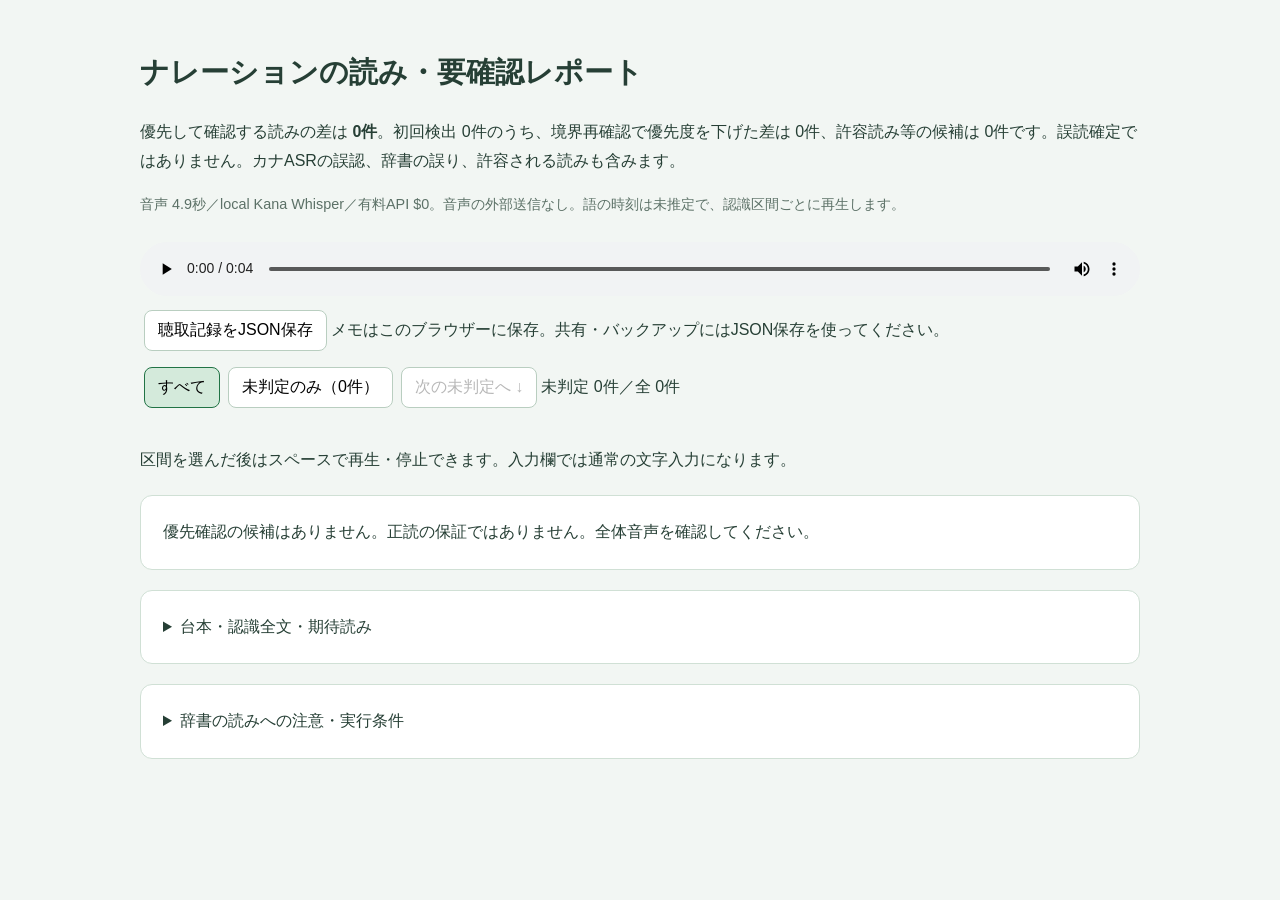
<file: examples/voicevox-sentence-repair/project/sentences/S002/v002/audit/report.html>
<!doctype html><html lang="ja"><meta charset="utf-8"><meta name="viewport" content="width=device-width,initial-scale=1"><title>ナレーションの読み・要確認レポート</title><style>
    body{font-family:-apple-system,BlinkMacSystemFont,sans-serif;background:#f2f6f3;color:#263f35;line-height:1.8;margin:0}main{max-width:1000px;margin:auto;padding:28px}h1{font-size:1.8rem}h2{font-size:1.2rem}article,.box{background:white;border:1px solid #d0e0d5;border-radius:12px;padding:22px;margin:20px 0}article{scroll-margin-top:var(--review-toolbar-height,240px)}article.active{border:2px solid #317856}article[hidden]{display:none}button[data-v="unreviewed"][aria-pressed=true]{background:#fff0f0;color:#a11e25;border:2px solid #c83c43;font-weight:700}.review-badge{font-size:.85rem;color:#52675c}article[data-verdict="unreviewed"] .review-badge{color:#b4232c;font-weight:700}.review-filters{padding:8px 0}.pair{display:grid;grid-template-columns:1fr 1fr;gap:24px}mark{background:#ffe0a0}button{font-size:1rem;padding:9px 13px;margin:4px;border:1px solid #b9cec0;background:#fff;border-radius:8px;cursor:pointer}button[aria-pressed=true]{background:#d4eadb;border-color:#217345}input,textarea{font:inherit;padding:8px;border:1px solid #b9cec0;border-radius:6px}input{max-width:95%}textarea{display:block;width:96%;margin-top:12px}audio{width:100%}.hint{font-size:.9rem;color:#5c7167}.warn{background:#fff1d7;padding:12px}a{color:#176548}pre{white-space:pre-wrap;overflow-wrap:anywhere}.sticky{position:sticky;top:0;background:#f2f6f3;padding:10px 0;z-index:2}@media(max-width:700px){main{padding:15px}.pair{grid-template-columns:1fr}}
    </style><main><h1>ナレーションの読み・要確認レポート</h1>
    <p>優先して確認する読みの差は <strong>0件</strong>。初回検出 0件のうち、境界再確認で優先度を下げた差は 0件、許容読み等の候補は 0件です。誤読確定ではありません。カナASRの誤認、辞書の誤り、許容される読みも含みます。</p>
    <p class="hint">音声 4.9秒／local Kana Whisper／有料API $0。音声の外部送信なし。語の時刻は未推定で、認識区間ごとに再生します。</p>
    <div class="sticky"><audio id="audio" controls preload="metadata" src="audio.wav"></audio><button id="export">聴取記録をJSON保存</button><button id="complete" hidden>確認終了</button><span id="save">メモはこのブラウザーに保存。共有・バックアップにはJSON保存を使ってください。</span><div class="review-filters" role="group" aria-label="聴取判定で絞り込み"><button id="show-all" aria-pressed="true">すべて</button><button id="show-pending" aria-pressed="false">未判定のみ</button><button id="next-pending">次の未判定へ ↓</button><span id="review-count" role="status" aria-live="polite"></span></div></div><p id="filter-notice" class="hint" hidden>未判定のみ表示中です。入力を続けられるよう、判定したカードは「未判定のみ」をもう一度押すまで表示します。</p>
    <p>区間を選んだ後はスペースで再生・停止できます。入力欄では通常の文字入力になります。</p>
    <div class="box">優先確認の候補はありません。正読の保証ではありません。全体音声を確認してください。</div>
    
    <details class="box"><summary>台本・認識全文・期待読み</summary><h3>台本</h3><pre>本陣に入りきらない一行のため、脇本陣でも部屋を整えました。</pre><h3>期待読み</h3><pre>ほんじんニハイリキラナイイッコウノタメ、わきほんじんデモヘヤオトトノエマシタ。</pre><h3>カナASR</h3><pre>ホンジンニハイリキラナイイッコーノタメ、ワキホンジンデモヘヤオトトノエマシタ</pre></details>
    <details class="box"><summary>辞書の読みへの注意・実行条件</summary><ul><li>文字の未対応警告なし。ただし、辞書読みの正しさを検証済みという意味ではありません。</li></ul><p>長音等を正規化して照合しています。文脈、数字、固有名詞の読みは誤る可能性があります。</p><pre>{
  &quot;mode&quot;: &quot;local Kana Whisper&quot;,
  &quot;model&quot;: &quot;sbintuitions/kana-whisper&quot;,
  &quot;model_revision&quot;: &quot;88ecb3d79c5846cb4fcf76f4107b84c8fa2acd82&quot;,
  &quot;device&quot;: &quot;mps&quot;,
  &quot;dtype&quot;: &quot;torch.float32&quot;,
  &quot;torch&quot;: &quot;2.9.0&quot;,
  &quot;chunk_seconds&quot;: 18,
  &quot;chunk_strategy&quot;: &quot;nearby_low_energy_v1&quot;,
  &quot;script_supplied_to_asr&quot;: false,
  &quot;external_audio_upload&quot;: false,
  &quot;paid_api_cost_usd&quot;: 0
}</pre><a href="report.json">機械可読のレポート</a>／<a href="transcript.json">ASR区間</a></details>
    </main><script>
    const serverConfig=null, key="tts-audit-39fb950a-4eb5-46cb-82e0-3c19874901c2", runId="39fb950a-4eb5-46cb-82e0-3c19874901c2";
    const audio=document.querySelector('#audio'), cards=[...document.querySelectorAll('article')];
    let notes={}, active=null, bounded=false;
    if(!serverConfig)try{const local=JSON.parse(localStorage.getItem(key)||'{}');for(const id of Object.keys(local)){if(cards.some(c=>c.dataset.id===id)&&(!notes[id]||Date.parse(local[id].updated_at)>Date.parse(notes[id].updated_at)))notes[id]=local[id];}}catch(e){document.querySelector('#save').textContent='ブラウザー保存を使えません。JSONで保存してください。'}
    let pendingOnly=false;
    const pendingCards=()=>cards.filter(c=>!notes[c.dataset.id]||notes[c.dataset.id].verdict==='unreviewed');
    function reviewCount(){
      const pending=pendingCards().length;
      document.querySelector('#review-count').textContent='未判定 '+pending+'件／全 '+cards.length+'件';
      document.querySelector('#show-pending').textContent='未判定のみ（'+pending+'件）';
      document.querySelector('#next-pending').disabled=pending===0;
    }
    function filterCards(){
      const pending=new Set(pendingCards());
      cards.forEach(c=>c.hidden=pendingOnly&&!pending.has(c));
      document.querySelector('#show-all').setAttribute('aria-pressed',String(!pendingOnly));
      document.querySelector('#show-pending').setAttribute('aria-pressed',String(pendingOnly));
      document.querySelector('#filter-notice').hidden=!pendingOnly;
      if(pendingOnly)cards.filter(c=>!c.hidden).forEach(c=>{let d=c.closest('details');if(d)d.open=true;});
      reviewCount();
    }
    document.querySelector('#show-all').onclick=()=>{pendingOnly=false;filterCards();};
    document.querySelector('#show-pending').onclick=()=>{pendingOnly=true;filterCards();};
    document.querySelector('#next-pending').onclick=()=>{
      const pending=pendingCards();if(!pending.length)return;
      const next=pending.find(c=>cards.indexOf(c)>cards.indexOf(active))||pending[0];
      pendingOnly=true;filterCards();activate(next);let d=next.closest('details');if(d)d.open=true;
      next.scrollIntoView({behavior:'smooth',block:'start'});
    };
    let revision=serverConfig?.revision, serverStatus=serverConfig?.status, saveTimer=null, changes=0, persisted=0, queue=Promise.resolve(), saveError=false;
    const saveLabel=document.querySelector('#save'), completeButton=document.querySelector('#complete');
    function label(){
      if(!serverConfig)return;
      const pending=cards.filter(c=>!notes[c.dataset.id]||notes[c.dataset.id].verdict==='unreviewed').length;
      const uncertain=Object.values(notes).filter(n=>n.verdict==='uncertain').length;
      saveLabel.textContent=saveError?'サーバーに保存できません。入力は保持中です。競合時はJSONを保存して再読込してください。':(changes>persisted?'端末へ保存中…':serverStatus==='completed'?'確認終了・端末へ保存済み':'下書き・端末へ保存済み');
      completeButton.textContent='確認終了（未判定 '+pending+'件／保留 '+uncertain+'件）';
    }
    function persist(complete=false){
      queue=queue.catch(()=>{}).then(async()=>{
        const serial=changes, snapshot=JSON.parse(JSON.stringify(notes));
        const response=await fetch(complete?'api/complete':'api/reviews',{method:'POST',headers:{'Content-Type':'application/json'},body:JSON.stringify({schema_version:1,run_id:runId,revision,notes:snapshot})});
        const state=await response.json();if(!response.ok)throw new Error(state.error||'Save failed');
        revision=state.revision;serverStatus=state.status;persisted=serial;saveError=false;label();
      }).catch(error=>{saveError=true;label();throw error;});
      return queue;
    }
    function save(){
      try{localStorage.setItem(key,JSON.stringify(notes))}catch(e){if(!serverConfig)saveLabel.textContent='保存失敗。JSONで保存してください。';}
      if(serverConfig){changes++;serverStatus='draft';label();clearTimeout(saveTimer);saveTimer=setTimeout(()=>persist().catch(()=>{}),350);}
    }
    if(serverConfig){
      completeButton.hidden=false;label();
      completeButton.onclick=async()=>{clearTimeout(saveTimer);completeButton.disabled=true;try{await persist(true)}catch(e){}finally{completeButton.disabled=false}};
      window.addEventListener('beforeunload',e=>{if(changes>persisted){e.preventDefault();e.returnValue='';}});
    }
    function activate(c){active=c;cards.forEach(x=>x.classList.toggle('active',x===c));}
    for(const c of cards){const id=c.dataset.id, heard=c.querySelector('.heard'), note=c.querySelector('.note');let n=notes[id]||{verdict:'unreviewed',heard:'',note:''};
      heard.value=n.heard||'';note.value=n.note||'';
      const refresh=()=>{c.dataset.verdict=n.verdict;c.querySelector('.review-badge').textContent=({unreviewed:'● 未判定',correct:'✅ 想定どおり',error:'❌ 読みの違い',uncertain:'🤔 保留',dictionary:'📖 期待読みを修正'})[n.verdict]||'';c.querySelectorAll('[data-v]').forEach(b=>b.setAttribute('aria-pressed',String(b.dataset.v===n.verdict)));reviewCount();};
      const update=()=>{n={...n,heard:heard.value,note:note.value,updated_at:new Date(Math.max(Date.now(),(Date.parse(n.updated_at)||0)+1)).toISOString()};notes[id]=n;save();refresh();};
      c.querySelectorAll('[data-v]').forEach(b=>b.onclick=()=>{n.verdict=b.dataset.v;update();});
      heard.oninput=update;note.oninput=update;c.onpointerdown=()=>activate(c);c.onfocusin=()=>activate(c);
      c.querySelector('.play').onclick=()=>{activate(c);audio.currentTime=Number(c.dataset.start);bounded=true;audio.play().catch(()=>{});};refresh();
    }
    filterCards();
    const toolbar=document.querySelector('.sticky');
    const sizeToolbar=()=>document.documentElement.style.setProperty('--review-toolbar-height',(toolbar.getBoundingClientRect().height+16)+'px');
    sizeToolbar();new ResizeObserver(sizeToolbar).observe(toolbar);
    function openLinkedCandidate(){
      let id;try{id=decodeURIComponent(location.hash.slice(1))}catch(e){return}
      const candidate=cards.find(c=>c.dataset.id===id);if(!candidate)return;
      candidate.hidden=false;let parent=candidate.closest('details');if(parent)parent.open=true;
      activate(candidate);requestAnimationFrame(()=>candidate.scrollIntoView({block:'start'}));
    }
    openLinkedCandidate();window.addEventListener('load',openLinkedCandidate);window.addEventListener('hashchange',openLinkedCandidate);
    audio.addEventListener('timeupdate',()=>{if(bounded&&active&&audio.currentTime>=Number(active.dataset.end)){audio.pause();bounded=false;}});
    audio.addEventListener('pointerdown',()=>{bounded=false});
    document.addEventListener('keydown',e=>{if(e.code!=='Space'||e.repeat||e.ctrlKey||e.metaKey||e.altKey||e.target.closest('input,textarea,select,[contenteditable=true]'))return;
      e.preventDefault();if(audio.paused){if(active&&(audio.currentTime<Number(active.dataset.start)||audio.currentTime>=Number(active.dataset.end)))audio.currentTime=Number(active.dataset.start);bounded=!!active;audio.play().catch(()=>{});}else audio.pause();});
    document.querySelector('#export').onclick=()=>{const blob=new Blob([JSON.stringify({schema_version:1,run_id:runId,exported_at:new Date().toISOString(),notes},null,2)],{type:'application/json'});const a=document.createElement('a');a.href=URL.createObjectURL(blob);a.download='tts-audit-listening-notes.json';a.click();setTimeout(()=>URL.revokeObjectURL(a.href),1000);};
    </script></html>
</file>
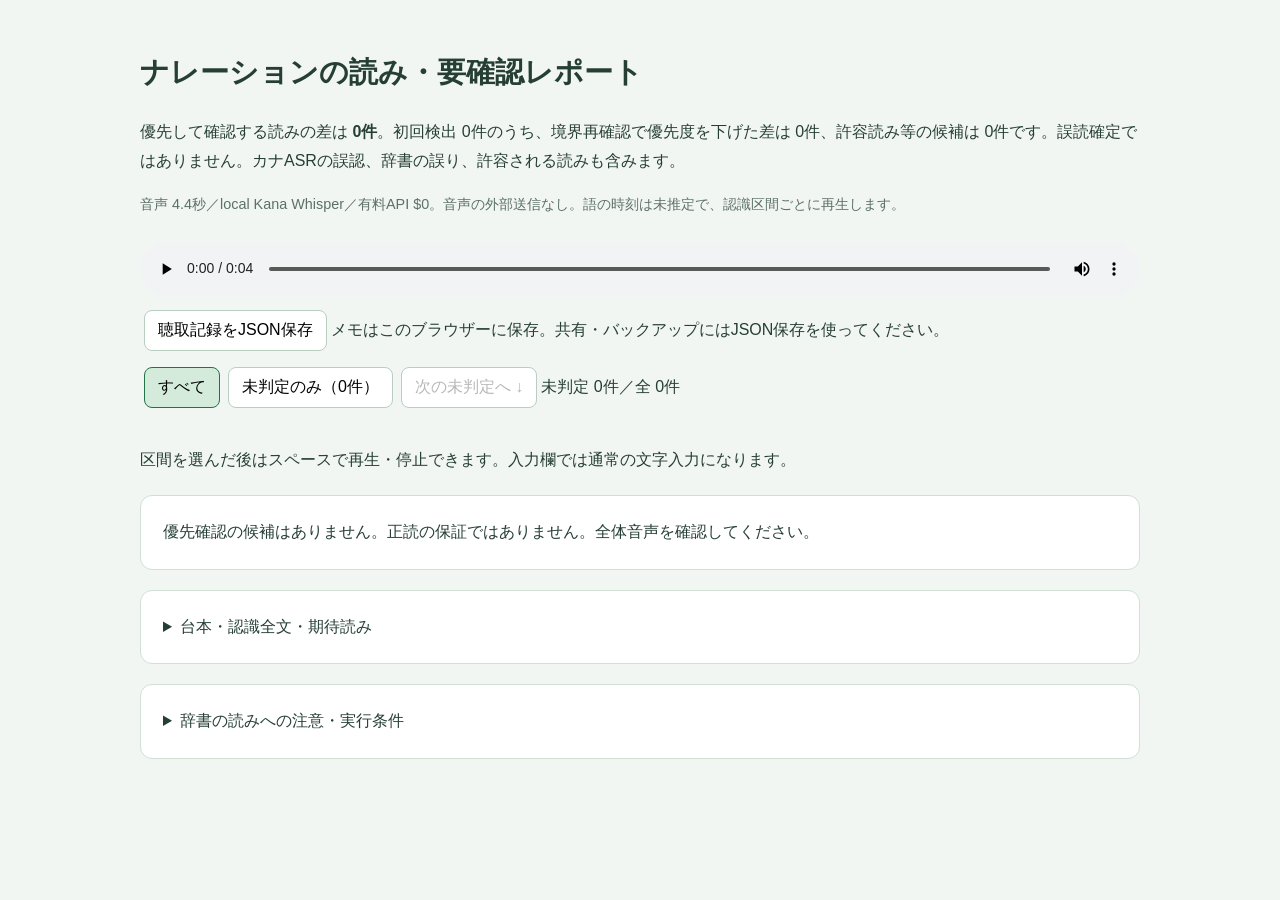
<file: examples/voicevox-sentence-repair/project/sentences/S003/v001/audit/report.html>
<!doctype html><html lang="ja"><meta charset="utf-8"><meta name="viewport" content="width=device-width,initial-scale=1"><title>ナレーションの読み・要確認レポート</title><style>
    body{font-family:-apple-system,BlinkMacSystemFont,sans-serif;background:#f2f6f3;color:#263f35;line-height:1.8;margin:0}main{max-width:1000px;margin:auto;padding:28px}h1{font-size:1.8rem}h2{font-size:1.2rem}article,.box{background:white;border:1px solid #d0e0d5;border-radius:12px;padding:22px;margin:20px 0}article{scroll-margin-top:var(--review-toolbar-height,240px)}article.active{border:2px solid #317856}article[hidden]{display:none}button[data-v="unreviewed"][aria-pressed=true]{background:#fff0f0;color:#a11e25;border:2px solid #c83c43;font-weight:700}.review-badge{font-size:.85rem;color:#52675c}article[data-verdict="unreviewed"] .review-badge{color:#b4232c;font-weight:700}.review-filters{padding:8px 0}.pair{display:grid;grid-template-columns:1fr 1fr;gap:24px}mark{background:#ffe0a0}button{font-size:1rem;padding:9px 13px;margin:4px;border:1px solid #b9cec0;background:#fff;border-radius:8px;cursor:pointer}button[aria-pressed=true]{background:#d4eadb;border-color:#217345}input,textarea{font:inherit;padding:8px;border:1px solid #b9cec0;border-radius:6px}input{max-width:95%}textarea{display:block;width:96%;margin-top:12px}audio{width:100%}.hint{font-size:.9rem;color:#5c7167}.warn{background:#fff1d7;padding:12px}a{color:#176548}pre{white-space:pre-wrap;overflow-wrap:anywhere}.sticky{position:sticky;top:0;background:#f2f6f3;padding:10px 0;z-index:2}@media(max-width:700px){main{padding:15px}.pair{grid-template-columns:1fr}}
    </style><main><h1>ナレーションの読み・要確認レポート</h1>
    <p>優先して確認する読みの差は <strong>0件</strong>。初回検出 0件のうち、境界再確認で優先度を下げた差は 0件、許容読み等の候補は 0件です。誤読確定ではありません。カナASRの誤認、辞書の誤り、許容される読みも含みます。</p>
    <p class="hint">音声 4.4秒／local Kana Whisper／有料API $0。音声の外部送信なし。語の時刻は未推定で、認識区間ごとに再生します。</p>
    <div class="sticky"><audio id="audio" controls preload="metadata" src="audio.wav"></audio><button id="export">聴取記録をJSON保存</button><button id="complete" hidden>確認終了</button><span id="save">メモはこのブラウザーに保存。共有・バックアップにはJSON保存を使ってください。</span><div class="review-filters" role="group" aria-label="聴取判定で絞り込み"><button id="show-all" aria-pressed="true">すべて</button><button id="show-pending" aria-pressed="false">未判定のみ</button><button id="next-pending">次の未判定へ ↓</button><span id="review-count" role="status" aria-live="polite"></span></div></div><p id="filter-notice" class="hint" hidden>未判定のみ表示中です。入力を続けられるよう、判定したカードは「未判定のみ」をもう一度押すまで表示します。</p>
    <p>区間を選んだ後はスペースで再生・停止できます。入力欄では通常の文字入力になります。</p>
    <div class="box">優先確認の候補はありません。正読の保証ではありません。全体音声を確認してください。</div>
    
    <details class="box"><summary>台本・認識全文・期待読み</summary><h3>台本</h3><pre>日が暮れる前に宿場へ着こうと、旅人たちは足を速めました。</pre><h3>期待読み</h3><pre>ヒガクレルマエニしゅくばエツコウト、タビビトタチワアシオハヤメマシタ。</pre><h3>カナASR</h3><pre>ヒガクレルマエニシュクバエツコート、タビビトタチワアシオハヤメマシタ</pre></details>
    <details class="box"><summary>辞書の読みへの注意・実行条件</summary><ul><li>文字の未対応警告なし。ただし、辞書読みの正しさを検証済みという意味ではありません。</li></ul><p>長音等を正規化して照合しています。文脈、数字、固有名詞の読みは誤る可能性があります。</p><pre>{
  &quot;mode&quot;: &quot;local Kana Whisper&quot;,
  &quot;model&quot;: &quot;sbintuitions/kana-whisper&quot;,
  &quot;model_revision&quot;: &quot;88ecb3d79c5846cb4fcf76f4107b84c8fa2acd82&quot;,
  &quot;device&quot;: &quot;mps&quot;,
  &quot;dtype&quot;: &quot;torch.float32&quot;,
  &quot;torch&quot;: &quot;2.9.0&quot;,
  &quot;chunk_seconds&quot;: 18,
  &quot;chunk_strategy&quot;: &quot;nearby_low_energy_v1&quot;,
  &quot;script_supplied_to_asr&quot;: false,
  &quot;external_audio_upload&quot;: false,
  &quot;paid_api_cost_usd&quot;: 0
}</pre><a href="report.json">機械可読のレポート</a>／<a href="transcript.json">ASR区間</a></details>
    </main><script>
    const serverConfig=null, key="tts-audit-e07dd09d-d6cb-4dbe-8a72-3b4857e841a9", runId="e07dd09d-d6cb-4dbe-8a72-3b4857e841a9";
    const audio=document.querySelector('#audio'), cards=[...document.querySelectorAll('article')];
    let notes={}, active=null, bounded=false;
    if(!serverConfig)try{const local=JSON.parse(localStorage.getItem(key)||'{}');for(const id of Object.keys(local)){if(cards.some(c=>c.dataset.id===id)&&(!notes[id]||Date.parse(local[id].updated_at)>Date.parse(notes[id].updated_at)))notes[id]=local[id];}}catch(e){document.querySelector('#save').textContent='ブラウザー保存を使えません。JSONで保存してください。'}
    let pendingOnly=false;
    const pendingCards=()=>cards.filter(c=>!notes[c.dataset.id]||notes[c.dataset.id].verdict==='unreviewed');
    function reviewCount(){
      const pending=pendingCards().length;
      document.querySelector('#review-count').textContent='未判定 '+pending+'件／全 '+cards.length+'件';
      document.querySelector('#show-pending').textContent='未判定のみ（'+pending+'件）';
      document.querySelector('#next-pending').disabled=pending===0;
    }
    function filterCards(){
      const pending=new Set(pendingCards());
      cards.forEach(c=>c.hidden=pendingOnly&&!pending.has(c));
      document.querySelector('#show-all').setAttribute('aria-pressed',String(!pendingOnly));
      document.querySelector('#show-pending').setAttribute('aria-pressed',String(pendingOnly));
      document.querySelector('#filter-notice').hidden=!pendingOnly;
      if(pendingOnly)cards.filter(c=>!c.hidden).forEach(c=>{let d=c.closest('details');if(d)d.open=true;});
      reviewCount();
    }
    document.querySelector('#show-all').onclick=()=>{pendingOnly=false;filterCards();};
    document.querySelector('#show-pending').onclick=()=>{pendingOnly=true;filterCards();};
    document.querySelector('#next-pending').onclick=()=>{
      const pending=pendingCards();if(!pending.length)return;
      const next=pending.find(c=>cards.indexOf(c)>cards.indexOf(active))||pending[0];
      pendingOnly=true;filterCards();activate(next);let d=next.closest('details');if(d)d.open=true;
      next.scrollIntoView({behavior:'smooth',block:'start'});
    };
    let revision=serverConfig?.revision, serverStatus=serverConfig?.status, saveTimer=null, changes=0, persisted=0, queue=Promise.resolve(), saveError=false;
    const saveLabel=document.querySelector('#save'), completeButton=document.querySelector('#complete');
    function label(){
      if(!serverConfig)return;
      const pending=cards.filter(c=>!notes[c.dataset.id]||notes[c.dataset.id].verdict==='unreviewed').length;
      const uncertain=Object.values(notes).filter(n=>n.verdict==='uncertain').length;
      saveLabel.textContent=saveError?'サーバーに保存できません。入力は保持中です。競合時はJSONを保存して再読込してください。':(changes>persisted?'端末へ保存中…':serverStatus==='completed'?'確認終了・端末へ保存済み':'下書き・端末へ保存済み');
      completeButton.textContent='確認終了（未判定 '+pending+'件／保留 '+uncertain+'件）';
    }
    function persist(complete=false){
      queue=queue.catch(()=>{}).then(async()=>{
        const serial=changes, snapshot=JSON.parse(JSON.stringify(notes));
        const response=await fetch(complete?'api/complete':'api/reviews',{method:'POST',headers:{'Content-Type':'application/json'},body:JSON.stringify({schema_version:1,run_id:runId,revision,notes:snapshot})});
        const state=await response.json();if(!response.ok)throw new Error(state.error||'Save failed');
        revision=state.revision;serverStatus=state.status;persisted=serial;saveError=false;label();
      }).catch(error=>{saveError=true;label();throw error;});
      return queue;
    }
    function save(){
      try{localStorage.setItem(key,JSON.stringify(notes))}catch(e){if(!serverConfig)saveLabel.textContent='保存失敗。JSONで保存してください。';}
      if(serverConfig){changes++;serverStatus='draft';label();clearTimeout(saveTimer);saveTimer=setTimeout(()=>persist().catch(()=>{}),350);}
    }
    if(serverConfig){
      completeButton.hidden=false;label();
      completeButton.onclick=async()=>{clearTimeout(saveTimer);completeButton.disabled=true;try{await persist(true)}catch(e){}finally{completeButton.disabled=false}};
      window.addEventListener('beforeunload',e=>{if(changes>persisted){e.preventDefault();e.returnValue='';}});
    }
    function activate(c){active=c;cards.forEach(x=>x.classList.toggle('active',x===c));}
    for(const c of cards){const id=c.dataset.id, heard=c.querySelector('.heard'), note=c.querySelector('.note');let n=notes[id]||{verdict:'unreviewed',heard:'',note:''};
      heard.value=n.heard||'';note.value=n.note||'';
      const refresh=()=>{c.dataset.verdict=n.verdict;c.querySelector('.review-badge').textContent=({unreviewed:'● 未判定',correct:'✅ 想定どおり',error:'❌ 読みの違い',uncertain:'🤔 保留',dictionary:'📖 期待読みを修正'})[n.verdict]||'';c.querySelectorAll('[data-v]').forEach(b=>b.setAttribute('aria-pressed',String(b.dataset.v===n.verdict)));reviewCount();};
      const update=()=>{n={...n,heard:heard.value,note:note.value,updated_at:new Date(Math.max(Date.now(),(Date.parse(n.updated_at)||0)+1)).toISOString()};notes[id]=n;save();refresh();};
      c.querySelectorAll('[data-v]').forEach(b=>b.onclick=()=>{n.verdict=b.dataset.v;update();});
      heard.oninput=update;note.oninput=update;c.onpointerdown=()=>activate(c);c.onfocusin=()=>activate(c);
      c.querySelector('.play').onclick=()=>{activate(c);audio.currentTime=Number(c.dataset.start);bounded=true;audio.play().catch(()=>{});};refresh();
    }
    filterCards();
    const toolbar=document.querySelector('.sticky');
    const sizeToolbar=()=>document.documentElement.style.setProperty('--review-toolbar-height',(toolbar.getBoundingClientRect().height+16)+'px');
    sizeToolbar();new ResizeObserver(sizeToolbar).observe(toolbar);
    function openLinkedCandidate(){
      let id;try{id=decodeURIComponent(location.hash.slice(1))}catch(e){return}
      const candidate=cards.find(c=>c.dataset.id===id);if(!candidate)return;
      candidate.hidden=false;let parent=candidate.closest('details');if(parent)parent.open=true;
      activate(candidate);requestAnimationFrame(()=>candidate.scrollIntoView({block:'start'}));
    }
    openLinkedCandidate();window.addEventListener('load',openLinkedCandidate);window.addEventListener('hashchange',openLinkedCandidate);
    audio.addEventListener('timeupdate',()=>{if(bounded&&active&&audio.currentTime>=Number(active.dataset.end)){audio.pause();bounded=false;}});
    audio.addEventListener('pointerdown',()=>{bounded=false});
    document.addEventListener('keydown',e=>{if(e.code!=='Space'||e.repeat||e.ctrlKey||e.metaKey||e.altKey||e.target.closest('input,textarea,select,[contenteditable=true]'))return;
      e.preventDefault();if(audio.paused){if(active&&(audio.currentTime<Number(active.dataset.start)||audio.currentTime>=Number(active.dataset.end)))audio.currentTime=Number(active.dataset.start);bounded=!!active;audio.play().catch(()=>{});}else audio.pause();});
    document.querySelector('#export').onclick=()=>{const blob=new Blob([JSON.stringify({schema_version:1,run_id:runId,exported_at:new Date().toISOString(),notes},null,2)],{type:'application/json'});const a=document.createElement('a');a.href=URL.createObjectURL(blob);a.download='tts-audit-listening-notes.json';a.click();setTimeout(()=>URL.revokeObjectURL(a.href),1000);};
    </script></html>
</file>
